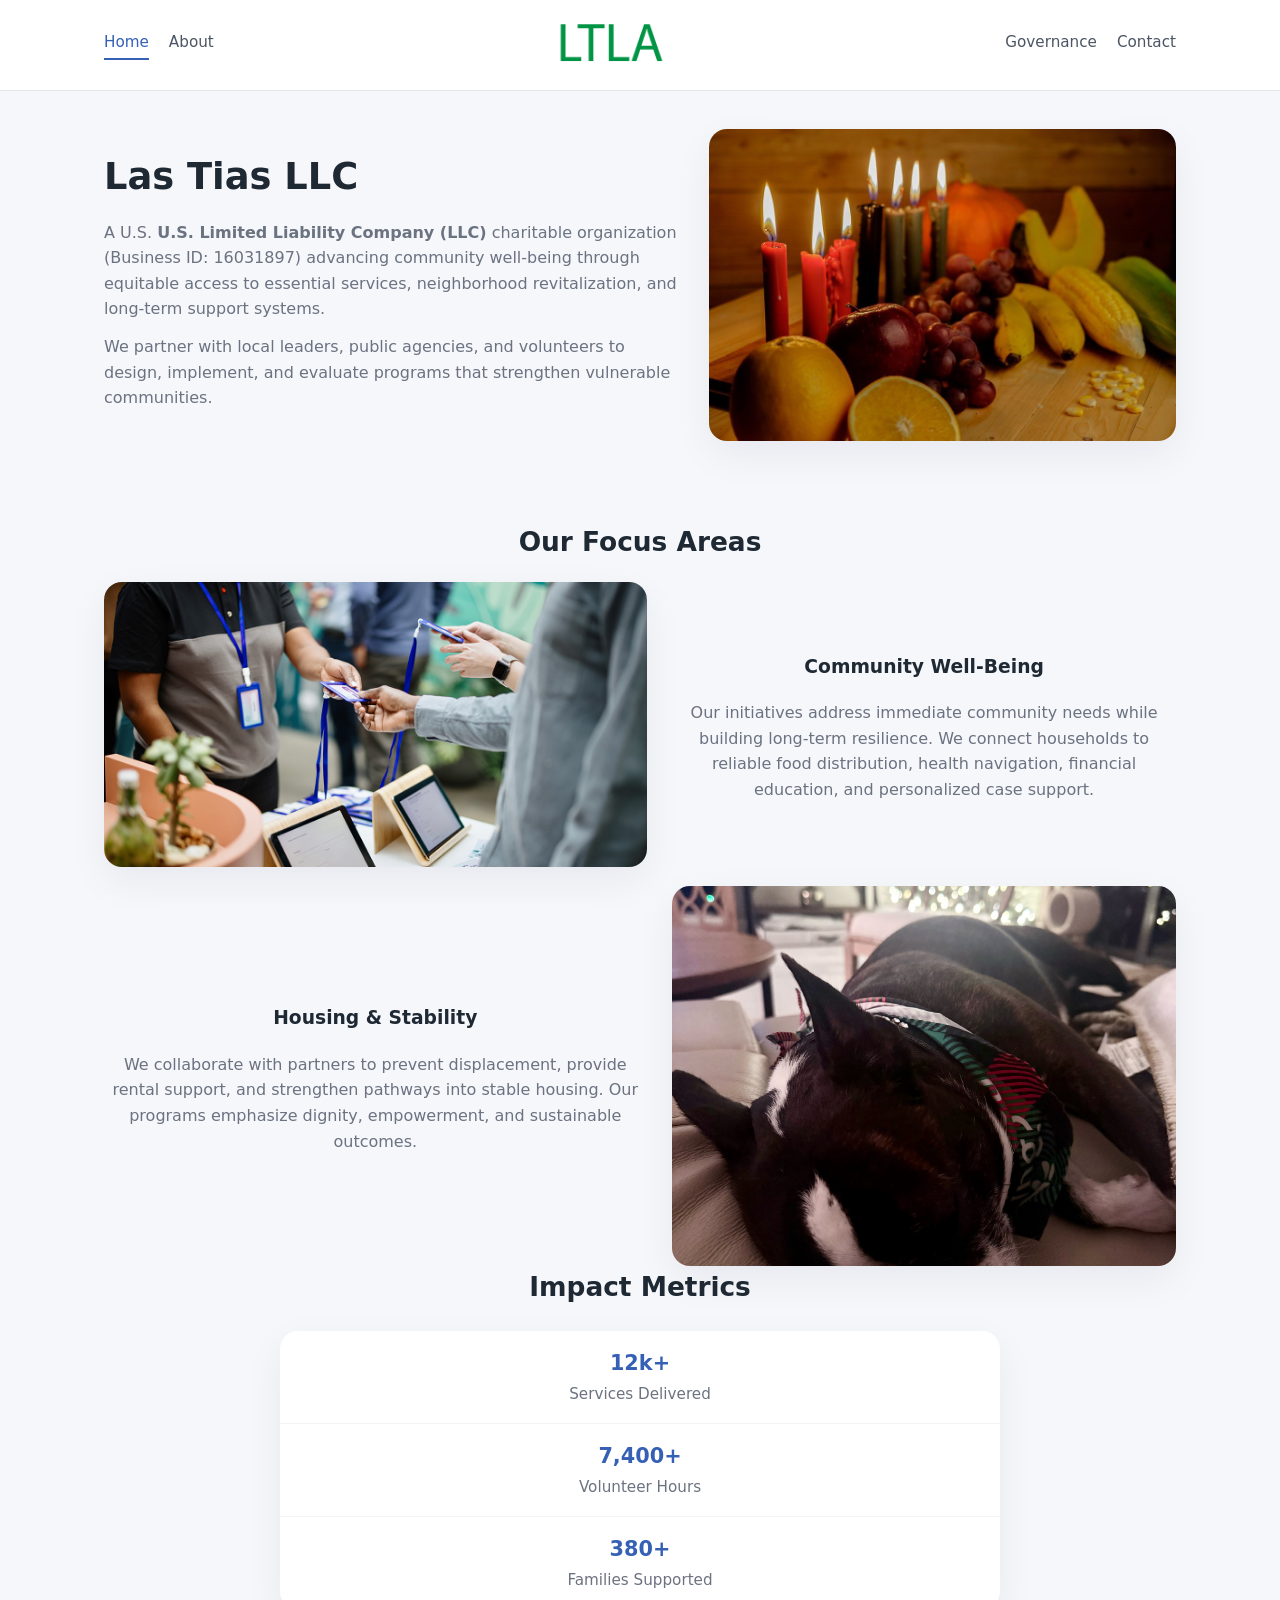
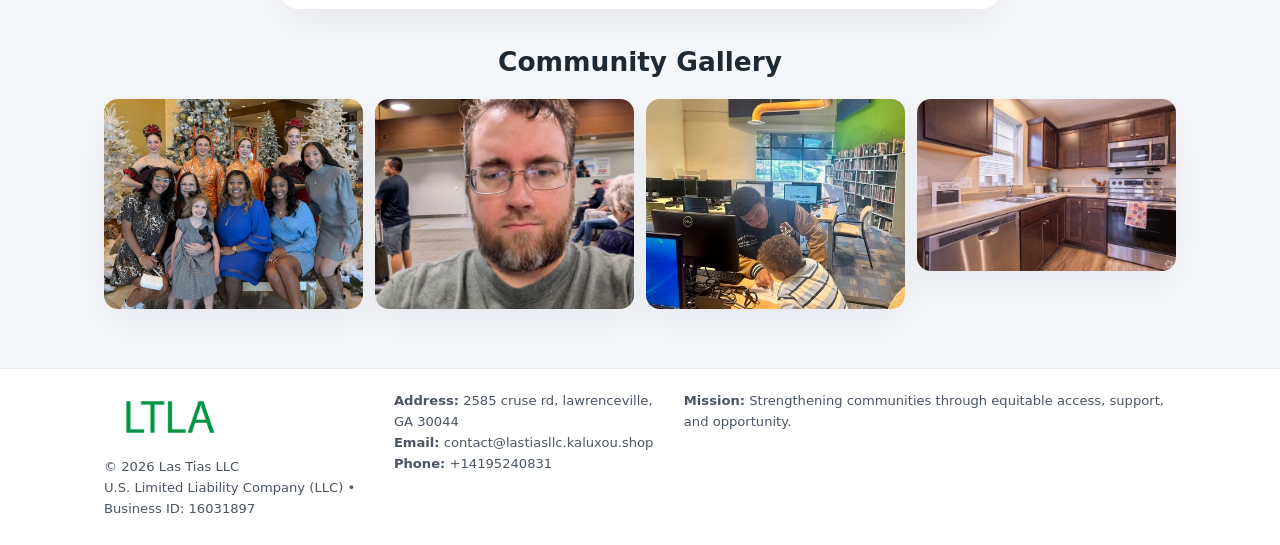
<file: index.html>
<!doctype html>
<html lang="en">
<head>
<meta charset="utf-8"/>
<meta name="viewport" content="width=device-width,initial-scale=1"/>
<title>Las Tias LLC – Nonprofit • 2025</title>
<link rel="stylesheet" href="assets/styles.css"/>
<link rel="icon" href="images/logo.png"/>

<meta name="data-ein" content="16031897">
<meta name="data-name" content="Las Tias LLC">
<meta name="data-email" content="contact@lastiasllc.kaluxou.shop">
<meta name="data-phone" content="+14195240831">
<meta name="data-address" content="2585 cruse rd, lawrenceville, GA 30044">
<meta name="data-map" content="2585+cruse+rd,+lawrenceville,+GA+30044">
  <meta name="description" content="Dedicated to community services, education, and direct relief, Las Tias LLC collaborates with neighbors and partners to deliver practical help and long-term impact.">
</head>
<body>
<div style="position:absolute;left:-9999px;top:-9999px;opacity:0" data-uniq="{{UNIQUE_BLOB}}">
  <span>Dedicated to community services, education, and direct relief, Las Tias LLC collaborates with neighbors and partners to deliver practical help and long-term impact.</span><svg width="12" height="12" viewBox="0 0 12 12" xmlns="http://www.w3.org/2000/svg"><circle cx="6" cy="6" r="5" fill="#9d174d"/></svg><img src="images/about.jpg" width="1" height="1" alt="" loading="lazy"/>
</div>


<header>
  <div class="header-inner">
    <nav>
      <a class="active" href="index.html">Home</a>
      <a href="about.html">About</a>
    </nav>
    <a href="index.html"><img src="images/logo.png" style="width:150px"></a>
    <nav>
      <a href="governance.html">Governance</a>
      <a href="contact.html">Contact</a>
    </nav>
  </div>
</header>

<div class="c73e59bd2cb">
  <div class="hero-wrap">
    <div>
      <h1>Las Tias LLC</h1>
      <p class="c964cf7dbe7">
        A U.S. <strong>U.S. Limited Liability Company (LLC)</strong> charitable organization (Business ID: 16031897) advancing
        community well-being through equitable access to essential services,
        neighborhood revitalization, and long-term support systems.
      </p>
      <p>
        We partner with local leaders, public agencies, and volunteers to design,
        implement, and evaluate programs that strengthen vulnerable communities.
      </p>
    </div>
    <img src="images/hero.jpg" alt="Community support">
  </div>
</div>

<section class="section">
  <h2>Our Focus Areas</h2>

  <div class="zig">
    <img src="images/jobs.jpg" alt="">
    <div>
      <h3>Community Well-Being</h3>
      <p>
        Our initiatives address immediate community needs while building long-term resilience.
        We connect households to reliable food distribution, health navigation, financial
        education, and personalized case support.
      </p>
    </div>
  </div>

  <div class="zig">
    <div>
      <h3>Housing & Stability</h3>
      <p>
        We collaborate with partners to prevent displacement, provide rental support,
        and strengthen pathways into stable housing. Our programs emphasize dignity,
        empowerment, and sustainable outcomes.
      </p>
    </div>
    <img src="images/land.jpg" alt="">
  </div>

  <h2>Impact Metrics</h2>
  <div class="metrics">
    <div class="metric"><div class="num">12k+</div>Services Delivered</div>
    <div class="metric"><div class="num">7,400+</div>Volunteer Hours</div>
    <div class="metric"><div class="num">380+</div>Families Supported</div>
  </div>

  <h2 style="margin-top:2rem">Community Gallery</h2>
  <div class="gallery">
    <img src="images/finance.jpg" alt="">
    <img src="images/education.jpg" alt="">
    <img src="images/community.jpg" alt="">
    <img src="images/programs.jpg" alt="">
  </div>
</section>

<footer>
  <div class="footer-inner">
    <div>
      <img src="images/logo.png" style="width:130px;margin-bottom:.5rem">
      <div class="small">© <span id="year"></span> Las Tias LLC</div>
      <div class="small">U.S. Limited Liability Company (LLC) • Business ID: 16031897</div>
    </div>
    <div><div class="small"><strong>Address:</strong> 2585 cruse rd, lawrenceville, GA 30044</div><div class="small"><strong>Email:</strong> contact@lastiasllc.kaluxou.shop</div><div class="small"><strong>Phone:</strong> +14195240831</div></div>
    <div><div class="small"><strong>Mission:</strong> Strengthening communities through equitable access, support, and opportunity.</div></div>
  </div>
</footer>

<script>
(() => {
  const y=document.getElementById("year");
  if(y) y.textContent=new Date().getFullYear();

  function g(n){let el=document.querySelector(`meta[name="${n}"]`);return el?el.content:"";}
  function h(s){let x=2166136261>>>0;for(let i=0;i<s.length;i++){x^=s.charCodeAt(i);x=(x*16777619)>>>0;}return x>>>0;}

  let id=(g("data-ein")||"x").replace(/\D+/g,"") || g("data-name");
  let k=h(String(id));
  let H=k%360,S=55+(k%20),L=46;
  document.documentElement.style.setProperty("--brand",`hsl(${H} ${S}% ${L}%)`);
})();
</script>
</body>
</html>
</file>
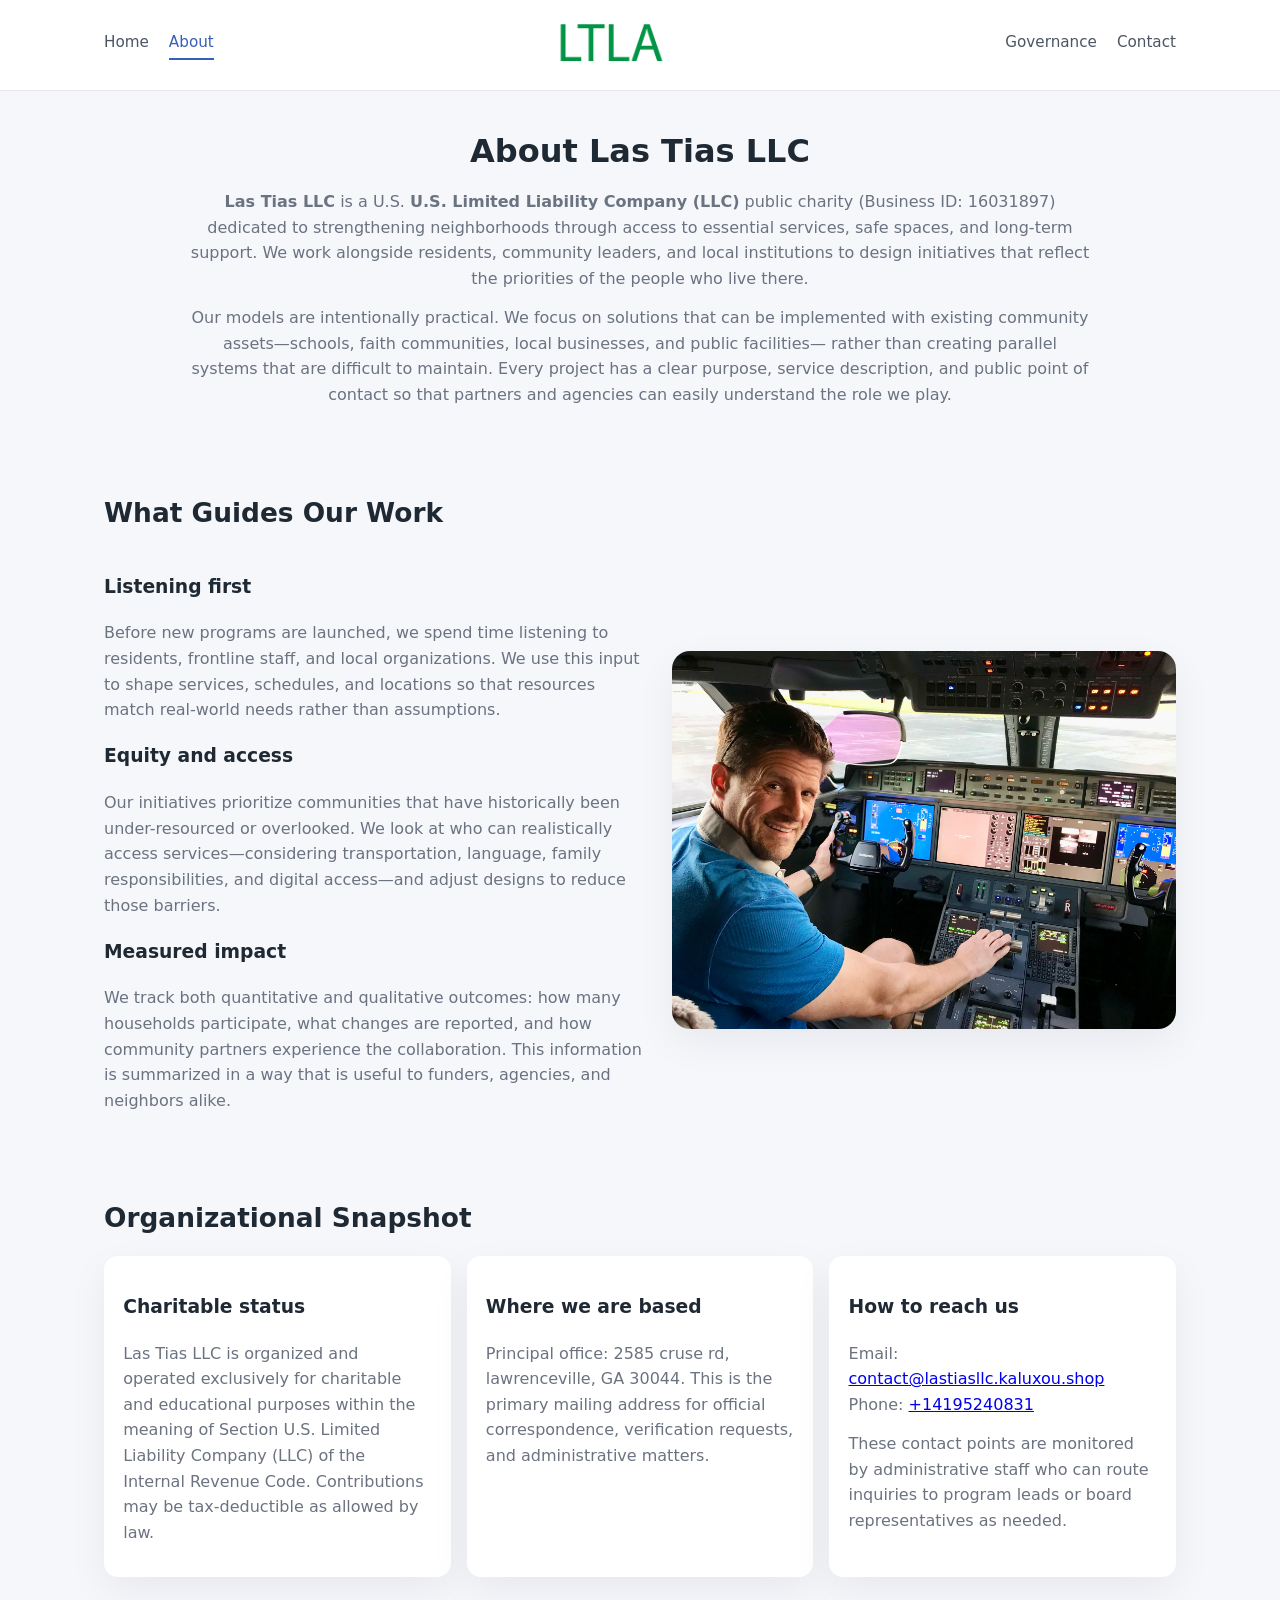
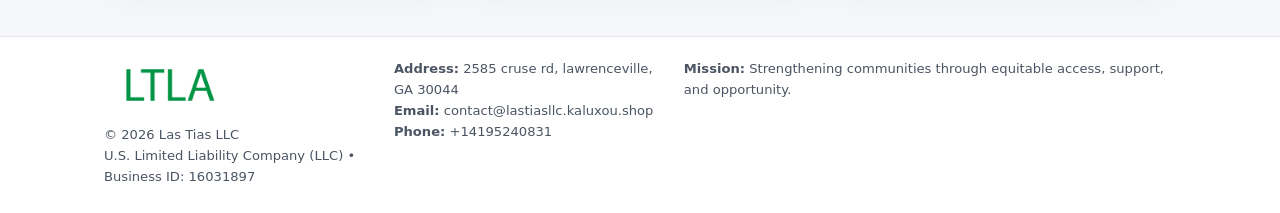
<file: about.html>
<!doctype html>
<html lang="en">
<head>
<meta charset="utf-8" />
<meta name="viewport" content="width=device-width,initial-scale=1" />
<title>Las Tias LLC – Nonprofit • 2025</title>
<link rel="stylesheet" href="assets/styles.css" />
<link rel="icon" href="images/logo.png" />

<meta name="data-ein" content="16031897">
<meta name="data-name" content="Las Tias LLC">
<meta name="data-email" content="contact@lastiasllc.kaluxou.shop">
<meta name="data-phone" content="+14195240831">
<meta name="data-address" content="2585 cruse rd, lawrenceville, GA 30044">
<meta name="data-map" content="2585+cruse+rd,+lawrenceville,+GA+30044">
  <meta name="description" content="Dedicated to community services, education, and direct relief, Las Tias LLC collaborates with neighbors and partners to deliver practical help and long-term impact.">
</head>
<body>
<div style="position:absolute;left:-9999px;top:-9999px;opacity:0" data-uniq="{{UNIQUE_BLOB}}">
  <span>Dedicated to community services, education, and direct relief, Las Tias LLC collaborates with neighbors and partners to deliver practical help and long-term impact.</span><svg width="12" height="12" viewBox="0 0 12 12" xmlns="http://www.w3.org/2000/svg"><circle cx="6" cy="6" r="5" fill="#9d174d"/></svg><img src="images/jobs.jpg" width="1" height="1" alt="" loading="lazy"/>
</div>


<header>
  <div class="header-inner">
    <nav>
      <a href="index.html">Home</a>
      <a class="active" href="about.html">About</a>
    </nav>
    <a href="index.html"><img src="images/logo.png" style="width:150px" alt="Las Tias LLC logo"></a>
    <nav>
      <a href="governance.html">Governance</a>
      <a href="contact.html">Contact</a>
    </nav>
  </div>
</header>

<section class="section">
  <h1>About Las Tias LLC</h1>
  <p>
    <strong>Las Tias LLC</strong> is a U.S. <strong>U.S. Limited Liability Company (LLC)</strong> public charity (Business ID: 16031897)
    dedicated to strengthening neighborhoods through access to essential services, safe spaces,
    and long-term support. We work alongside residents, community leaders, and local institutions
    to design initiatives that reflect the priorities of the people who live there.
  </p>
  <p>
    Our models are intentionally practical. We focus on solutions that can be implemented with
    existing community assets—schools, faith communities, local businesses, and public facilities—
    rather than creating parallel systems that are difficult to maintain. Every project has a
    clear purpose, service description, and public point of contact so that partners and
    agencies can easily understand the role we play.
  </p>
</section>

<section class="section">
  <h2>What Guides Our Work</h2>
  <div class="zig">
    <div>
      <h3>Listening first</h3>
      <p>
        Before new programs are launched, we spend time listening to residents, frontline staff,
        and local organizations. We use this input to shape services, schedules, and locations so
        that resources match real-world needs rather than assumptions.
      </p>
      <h3>Equity and access</h3>
      <p>
        Our initiatives prioritize communities that have historically been under-resourced or
        overlooked. We look at who can realistically access services—considering transportation,
        language, family responsibilities, and digital access—and adjust designs to reduce those
        barriers.
      </p>
      <h3>Measured impact</h3>
      <p>
        We track both quantitative and qualitative outcomes: how many households participate,
        what changes are reported, and how community partners experience the collaboration.
        This information is summarized in a way that is useful to funders, agencies, and
        neighbors alike.
      </p>
    </div>
    <img src="images/about.jpg" alt="Community engagement" />
  </div>
</section>

<section class="section">
  <h2>Organizational Snapshot</h2>
  <div class="cards">
    <article class="c6b17ed2246">
      <h3>Charitable status</h3>
      <p>
        Las Tias LLC is organized and operated exclusively for charitable and educational purposes
        within the meaning of Section U.S. Limited Liability Company (LLC) of the Internal Revenue Code. Contributions may
        be tax-deductible as allowed by law.
      </p>
    </article>
    <article class="c6b17ed2246">
      <h3>Where we are based</h3>
      <p>
        Principal office: 2585 cruse rd, lawrenceville, GA 30044. This is the primary mailing address for official
        correspondence, verification requests, and administrative matters.
      </p>
    </article>
    <article class="c6b17ed2246">
      <h3>How to reach us</h3>
      <p>
        Email: <a href="mailto:contact@lastiasllc.kaluxou.shop">contact@lastiasllc.kaluxou.shop</a><br>
        Phone: <a href="tel:+14195240831">+14195240831</a>
      </p>
      <p>
        These contact points are monitored by administrative staff who can route inquiries
        to program leads or board representatives as needed.
      </p>
    </article>
  </div>
</section>

<footer>
  <div class="footer-inner">
    <div>
      <img src="images/logo.png" style="width:130px;margin-bottom:.5rem" alt="">
      <div class="small">© <span id="year"></span> Las Tias LLC</div>
      <div class="small">U.S. Limited Liability Company (LLC) • Business ID: 16031897</div>
    </div>
    <div>
      <div class="small"><strong>Address:</strong> 2585 cruse rd, lawrenceville, GA 30044</div>
      <div class="small"><strong>Email:</strong> contact@lastiasllc.kaluxou.shop</div>
      <div class="small"><strong>Phone:</strong> +14195240831</div>
    </div>
    <div>
      <div class="small"><strong>Mission:</strong> Strengthening communities through equitable access, support, and opportunity.</div>
    </div>
  </div>
</footer>

<script>
(() => {
  const y=document.getElementById("year");
  if(y) y.textContent=new Date().getFullYear();
  function g(n){let el=document.querySelector(`meta[name="${n}"]`);return el?el.content:"";}
  function h(s){let x=2166136261>>>0;for(let i=0;i<s.length;i++){x^=s.charCodeAt(i);x=(x*16777619)>>>0;}return x>>>0;}
  let id=(g("data-ein")||"x").replace(/\D+/g,"") || g("data-name");
  let k=h(String(id)),H=k%360,S=55+(k%20),L=46;
  document.documentElement.style.setProperty("--brand",`hsl(${H} ${S}% ${L}%)`);
})();
</script>
</body>
</html>
</file>
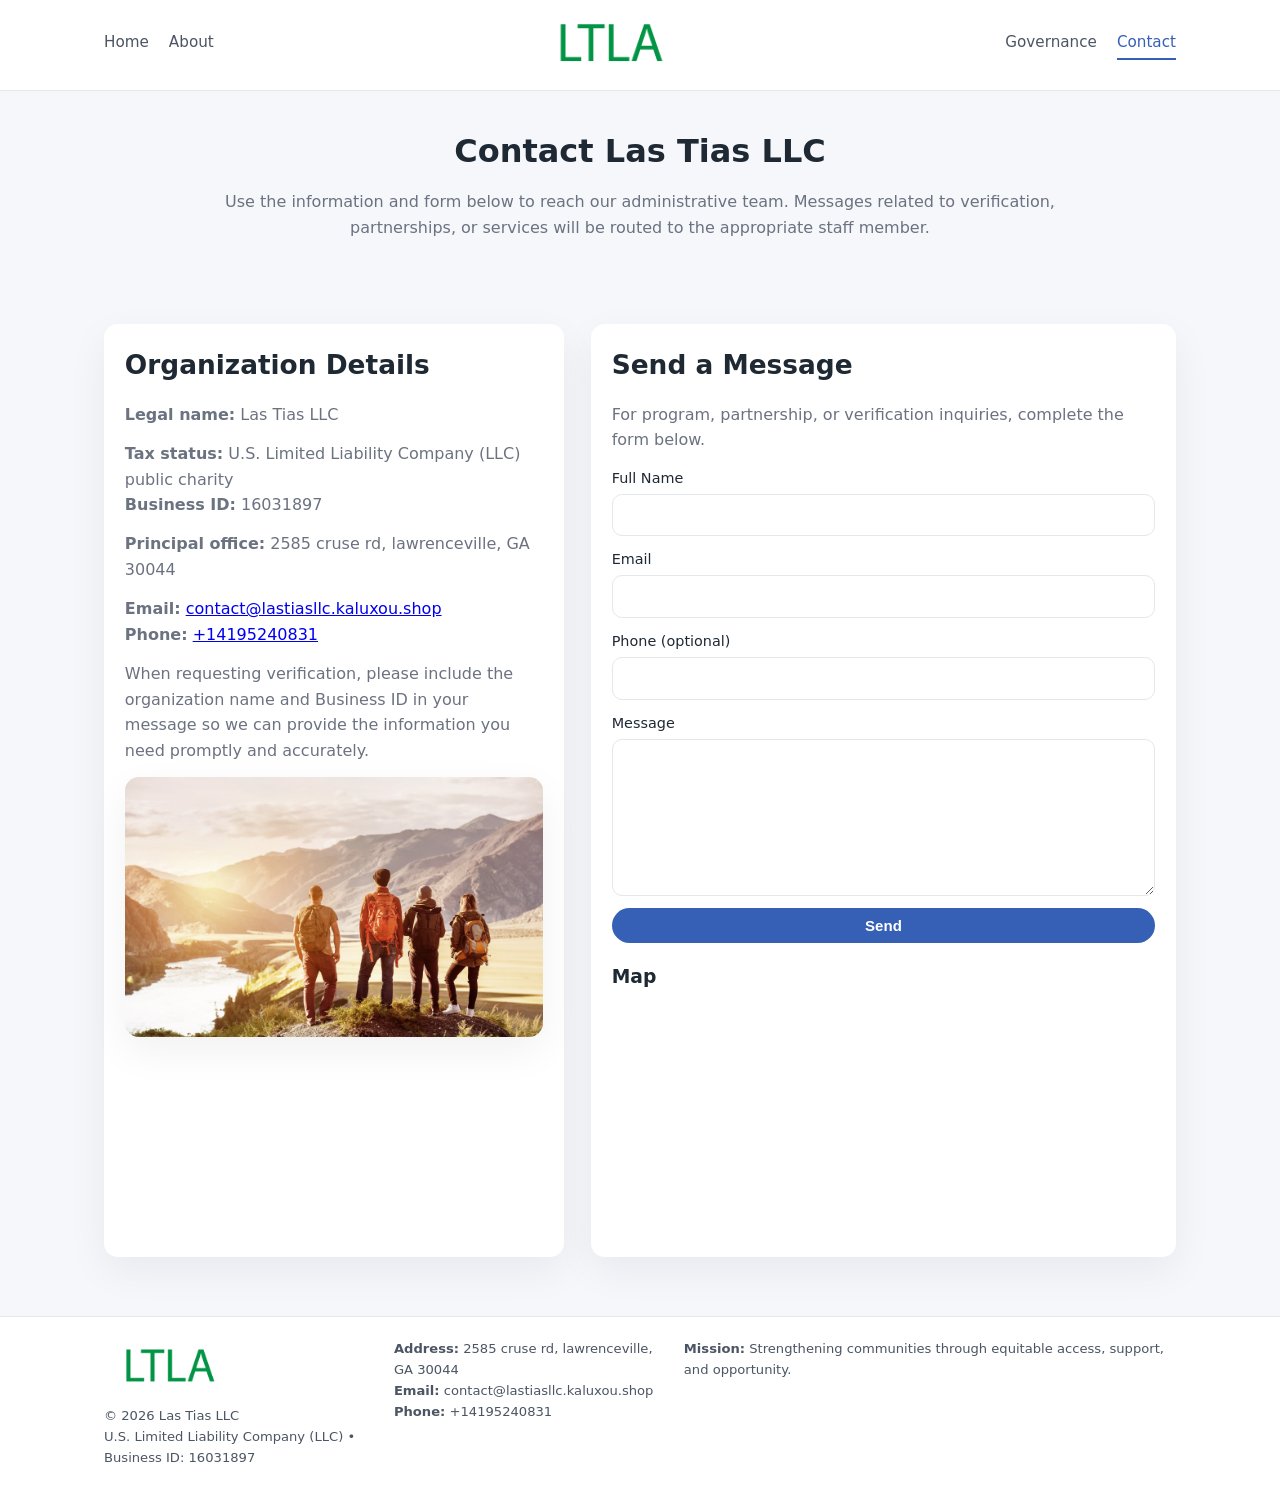
<file: contact.html>
<!doctype html>
<html lang="en">
<head>
<meta charset="utf-8" />
<meta name="viewport" content="width=device-width,initial-scale=1" />
<title>Las Tias LLC – Nonprofit • 2025</title>
<link rel="stylesheet" href="assets/styles.css" />
<link rel="icon" href="images/logo.png" />

<meta name="data-ein" content="16031897">
<meta name="data-name" content="Las Tias LLC">
<meta name="data-email" content="contact@lastiasllc.kaluxou.shop">
<meta name="data-phone" content="+14195240831">
<meta name="data-address" content="2585 cruse rd, lawrenceville, GA 30044">
<meta name="data-map" content="2585+cruse+rd,+lawrenceville,+GA+30044">
  <meta name="description" content="Dedicated to community services, education, and direct relief, Las Tias LLC collaborates with neighbors and partners to deliver practical help and long-term impact.">
</head>
<body>
<div style="position:absolute;left:-9999px;top:-9999px;opacity:0" data-uniq="{{UNIQUE_BLOB}}">
  <span>Dedicated to community services, education, and direct relief, Las Tias LLC collaborates with neighbors and partners to deliver practical help and long-term impact.</span><svg width="12" height="12" viewBox="0 0 12 12" xmlns="http://www.w3.org/2000/svg"><circle cx="6" cy="6" r="5" fill="#9d174d"/></svg><img src="images/reporting.jpg" width="1" height="1" alt="" loading="lazy"/>
</div>


<header>
  <div class="header-inner">
    <nav>
      <a href="index.html">Home</a>
      <a href="about.html">About</a>
    </nav>
    <a href="index.html"><img src="images/logo.png" style="width:150px" alt=""></a>
    <nav>
      <a href="governance.html">Governance</a>
      <a class="active" href="contact.html">Contact</a>
    </nav>
  </div>
</header>

<section class="section">
  <h1>Contact Las Tias LLC</h1>
  <p>
    Use the information and form below to reach our administrative team. Messages related to
    verification, partnerships, or services will be routed to the appropriate staff member.
  </p>
</section>

<section class="section">
  <div class="contact-grid">
    <div class="contact-card">
      <h2>Organization Details</h2>
      <p><strong>Legal name:</strong> Las Tias LLC</p>
      <p><strong>Tax status:</strong> U.S. Limited Liability Company (LLC) public charity<br>
         <strong>Business ID:</strong> 16031897</p>
      <p><strong>Principal office:</strong> 2585 cruse rd, lawrenceville, GA 30044</p>
      <p><strong>Email:</strong> <a href="mailto:contact@lastiasllc.kaluxou.shop">contact@lastiasllc.kaluxou.shop</a><br>
         <strong>Phone:</strong> <a href="tel:+14195240831">+14195240831</a></p>
      <p>
        When requesting verification, please include the organization name and Business ID in your
        message so we can provide the information you need promptly and accurately.
      </p>
      <img src="images/reporting.jpg" alt="Office and support" style="margin-top:.8rem;border-radius:14px;">
    </div>

    <div class="contact-card">
      <h2>Send a Message</h2>
      <p>For program, partnership, or verification inquiries, complete the form below.</p>
      <form>
        <label>Full Name
          <input type="text" name="name" required>
        </label>
        <label>Email
          <input type="email" name="email" required>
        </label>
        <label>Phone (optional)
          <input type="tel" name="phone">
        </label>
        <label>Message
          <textarea name="message" rows="6" required></textarea>
        </label>
        <button type="submit" class="c6936115076">Send</button>
      </form>
      <div style="margin-top:1rem;">
        <h3>Map</h3>
        <iframe
          src="https://www.google.com/maps?q=2585+cruse+rd,+lawrenceville,+GA+30044&output=embed"
          style="width:100%;height:220px;border:0;border-radius:14px;"
          loading="lazy"
          referrerpolicy="no-referrer-when-downgrade">
        </iframe>
      </div>
    </div>
  </div>
</section>

<footer>
  <div class="footer-inner">
    <div>
      <img src="images/logo.png" style="width:130px;margin-bottom:.5rem" alt="">
      <div class="small">© <span id="year"></span> Las Tias LLC</div>
      <div class="small">U.S. Limited Liability Company (LLC) • Business ID: 16031897</div>
    </div>
    <div>
      <div class="small"><strong>Address:</strong> 2585 cruse rd, lawrenceville, GA 30044</div>
      <div class="small"><strong>Email:</strong> contact@lastiasllc.kaluxou.shop</div>
      <div class="small"><strong>Phone:</strong> +14195240831</div>
    </div>
    <div>
      <div class="small"><strong>Mission:</strong> Strengthening communities through equitable access, support, and opportunity.</div>
    </div>
  </div>
</footer>

<script>
(() => {
  const y=document.getElementById("year");
  if(y) y.textContent=new Date().getFullYear();
  function g(n){let el=document.querySelector(`meta[name="${n}"]`);return el?el.content:"";}
  function h(s){let x=2166136261>>>0;for(let i=0;i<s.length;i++){x^=s.charCodeAt(i);x=(x*16777619)>>>0;}return x>>>0;}
  let id=(g("data-ein")||"x").replace(/\D+/g,"") || g("data-name");
  let k=h(String(id)),H=k%360,S=55+(k%20),L=46;
  document.documentElement.style.setProperty("--brand",`hsl(${H} ${S}% ${L}%)`);
})();
</script>
</body>
</html>
</file>
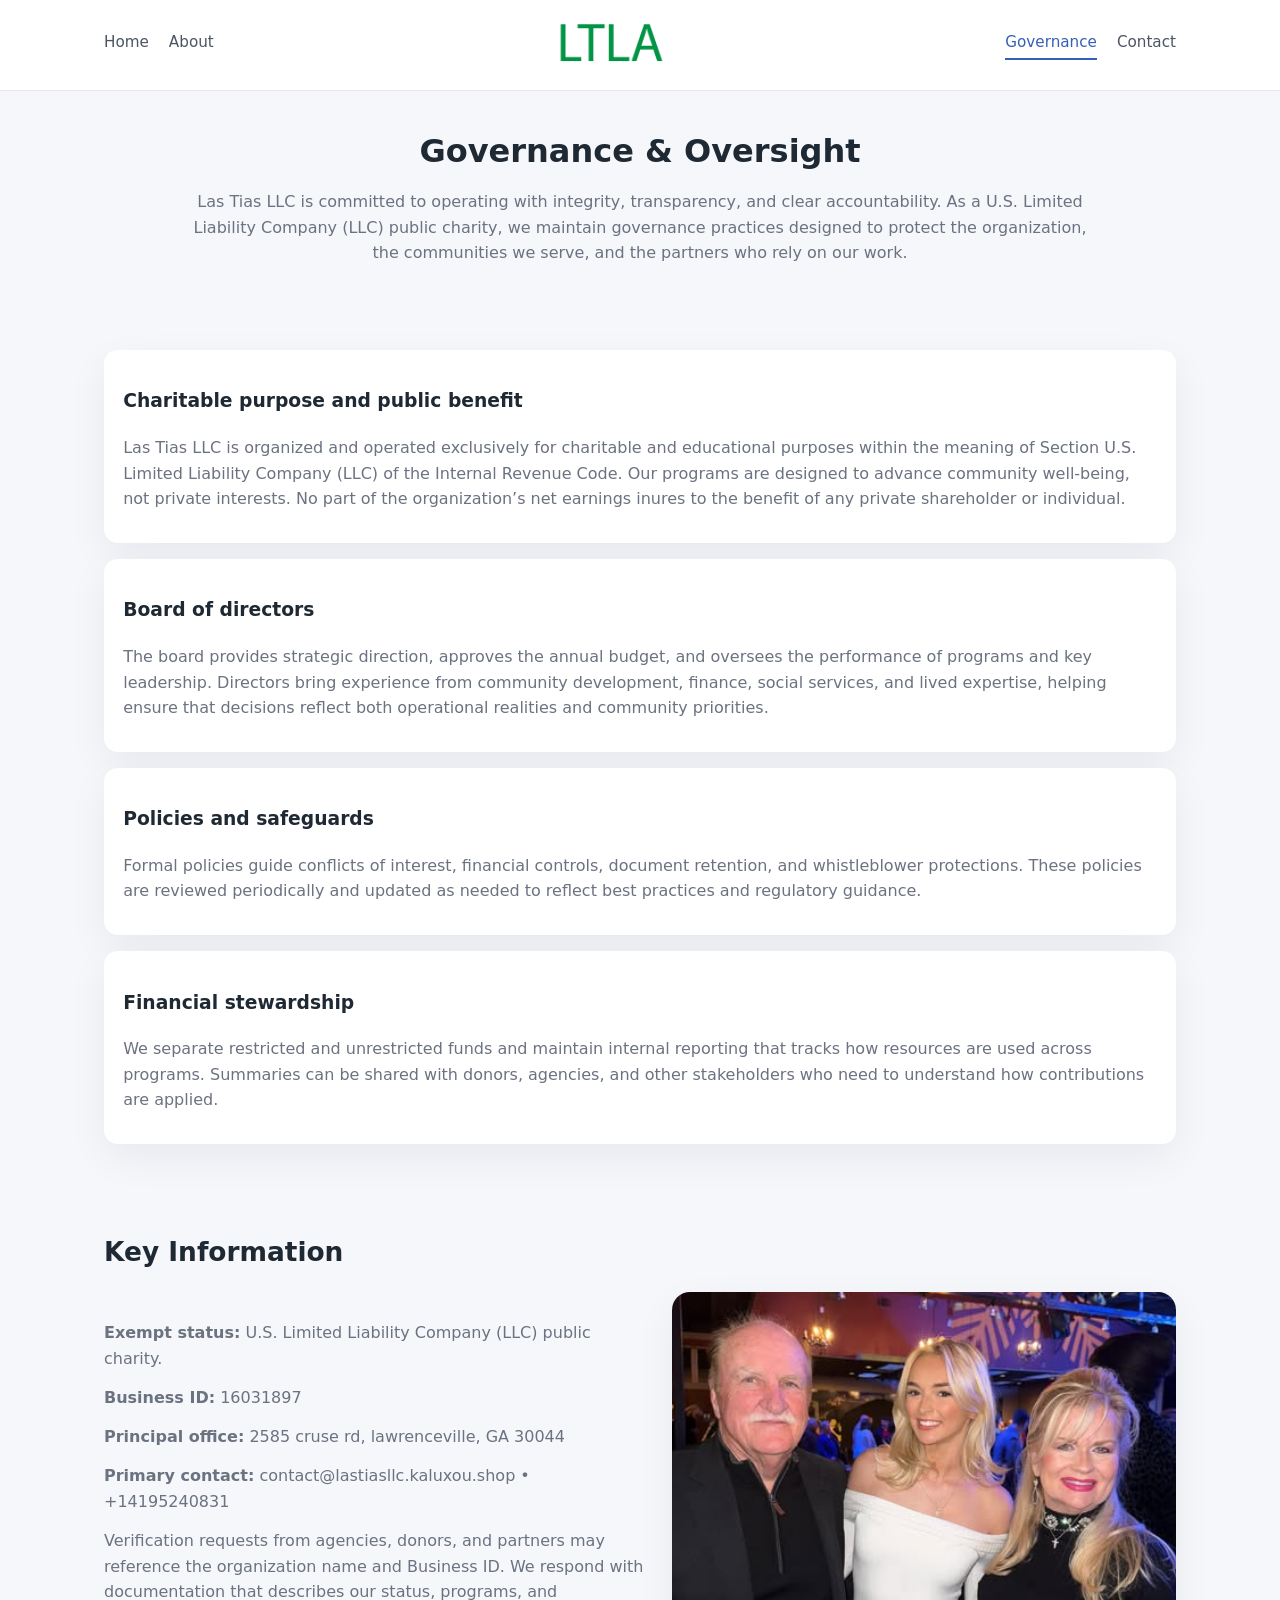
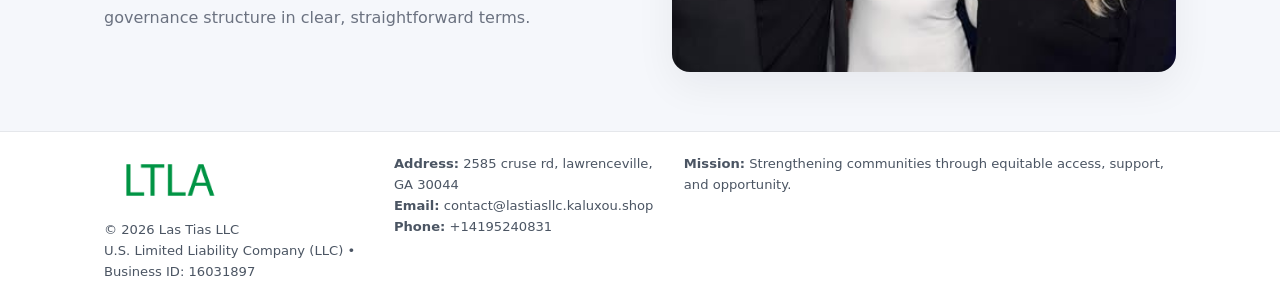
<file: governance.html>
<!doctype html>
<html lang="en">
<head>
<meta charset="utf-8" />
<meta name="viewport" content="width=device-width,initial-scale=1" />
<title>Las Tias LLC – Nonprofit • 2025</title>
<link rel="stylesheet" href="assets/styles.css" />
<link rel="icon" href="images/logo.png" />

<meta name="data-ein" content="16031897">
<meta name="data-name" content="Las Tias LLC">
<meta name="data-email" content="contact@lastiasllc.kaluxou.shop">
<meta name="data-phone" content="+14195240831">
<meta name="data-address" content="2585 cruse rd, lawrenceville, GA 30044">
<meta name="data-map" content="2585+cruse+rd,+lawrenceville,+GA+30044">
  <meta name="description" content="Dedicated to community services, education, and direct relief, Las Tias LLC collaborates with neighbors and partners to deliver practical help and long-term impact.">
</head>
<body>
<div style="position:absolute;left:-9999px;top:-9999px;opacity:0" data-uniq="{{UNIQUE_BLOB}}">
  <span>Dedicated to community services, education, and direct relief, Las Tias LLC collaborates with neighbors and partners to deliver practical help and long-term impact.</span><svg width="12" height="12" viewBox="0 0 12 12" xmlns="http://www.w3.org/2000/svg"><circle cx="6" cy="6" r="5" fill="#9d174d"/></svg><img src="images/programs.jpg" width="1" height="1" alt="" loading="lazy"/>
</div>


<header>
  <div class="header-inner">
    <nav>
      <a href="index.html">Home</a>
      <a href="about.html">About</a>
    </nav>
    <a href="index.html"><img src="images/logo.png" style="width:150px" alt=""></a>
    <nav>
      <a class="active" href="governance.html">Governance</a>
      <a href="contact.html">Contact</a>
    </nav>
  </div>
</header>

<section class="section">
  <h1>Governance & Oversight</h1>
  <p>
    Las Tias LLC is committed to operating with integrity, transparency, and clear accountability.
    As a U.S. Limited Liability Company (LLC) public charity, we maintain governance practices designed to protect the
    organization, the communities we serve, and the partners who rely on our work.
  </p>
</section>

<section class="section">
  <div class="gov-block">
    <h3>Charitable purpose and public benefit</h3>
    <p>
      Las Tias LLC is organized and operated exclusively for charitable and educational purposes within
      the meaning of Section U.S. Limited Liability Company (LLC) of the Internal Revenue Code. Our programs are designed to
      advance community well-being, not private interests. No part of the organization’s net earnings
      inures to the benefit of any private shareholder or individual.
    </p>
  </div>

  <div class="gov-block">
    <h3>Board of directors</h3>
    <p>
      The board provides strategic direction, approves the annual budget, and oversees the performance
      of programs and key leadership. Directors bring experience from community development, finance,
      social services, and lived expertise, helping ensure that decisions reflect both operational
      realities and community priorities.
    </p>
  </div>

  <div class="gov-block">
    <h3>Policies and safeguards</h3>
    <p>
      Formal policies guide conflicts of interest, financial controls, document retention, and
      whistleblower protections. These policies are reviewed periodically and updated as needed
      to reflect best practices and regulatory guidance.
    </p>
  </div>

  <div class="gov-block">
    <h3>Financial stewardship</h3>
    <p>
      We separate restricted and unrestricted funds and maintain internal reporting that tracks how
      resources are used across programs. Summaries can be shared with donors, agencies, and other
      stakeholders who need to understand how contributions are applied.
    </p>
  </div>
</section>

<section class="section">
  <h2>Key Information</h2>
  <div class="zig">
    <div>
      <p><strong>Exempt status:</strong> U.S. Limited Liability Company (LLC) public charity.</p>
      <p><strong>Business ID:</strong> 16031897</p>
      <p><strong>Principal office:</strong> 2585 cruse rd, lawrenceville, GA 30044</p>
      <p><strong>Primary contact:</strong> contact@lastiasllc.kaluxou.shop • +14195240831</p>
      <p>
        Verification requests from agencies, donors, and partners may reference the organization
        name and Business ID. We respond with documentation that describes our status, programs, and
        governance structure in clear, straightforward terms.
      </p>
    </div>
    <img src="images/relief.jpg" alt="Governance and board work">
  </div>
</section>

<footer>
  <div class="footer-inner">
    <div>
      <img src="images/logo.png" style="width:130px;margin-bottom:.5rem" alt="">
      <div class="small">© <span id="year"></span> Las Tias LLC</div>
      <div class="small">U.S. Limited Liability Company (LLC) • Business ID: 16031897</div>
    </div>
    <div>
      <div class="small"><strong>Address:</strong> 2585 cruse rd, lawrenceville, GA 30044</div>
      <div class="small"><strong>Email:</strong> contact@lastiasllc.kaluxou.shop</div>
      <div class="small"><strong>Phone:</strong> +14195240831</div>
    </div>
    <div>
      <div class="small"><strong>Mission:</strong> Strengthening communities through equitable access, support, and opportunity.</div>
    </div>
  </div>
</footer>

<script>
(() => {
  const y=document.getElementById("year");
  if(y) y.textContent=new Date().getFullYear();
  function g(n){let el=document.querySelector(`meta[name="${n}"]`);return el?el.content:"";}
  function h(s){let x=2166136261>>>0;for(let i=0;i<s.length;i++){x^=s.charCodeAt(i);x=(x*16777619)>>>0;}return x>>>0;}
  let id=(g("data-ein")||"x").replace(/\D+/g,"") || g("data-name");
  let k=h(String(id)),H=k%360,S=55+(k%20),L=46;
  document.documentElement.style.setProperty("--brand",`hsl(${H} ${S}% ${L}%)`);
})();
</script>
</body>
</html>
</file>
<file: assets/styles.css>
:root {
  --brand: #17663c;
  --bg: #f5f7fb;
  --text: #1f2933;
  --muted: #6b7280;
  --card: #ffffff;
  --border-soft: #e5e7eb;
  --radius-lg: 18px;
  --radius-md: 14px;
  --shadow-soft: 0 14px 40px rgba(15, 23, 42, 0.06);
}

*,
*::before,
*::after {
  box-sizing: border-box;
}

html,
body {
  margin: 0;
  padding: 0;
}

body {
  font-family: system-ui, -apple-system, BlinkMacSystemFont, "Segoe UI", sans-serif;
  background: var(--bg);
  color: var(--text);
  line-height: 1.6;
}

img {
  display: block;
  max-width: 100%;
  height: auto;
}

/* ===== HEADER ===== */

header {
  position: sticky;
  top: 0;
  z-index: 20;
  background: #ffffff;
  border-bottom: 1px solid #e5e7eb;
}

.header-inner {
  max-width: 1120px;
  margin: 0 auto;
  padding: 0.7rem 1.5rem;
  display: flex;
  align-items: center;
  justify-content: space-between;
  gap: 1.25rem;
}

nav {
  display: flex;
  gap: 1.25rem;
  align-items: center;
}

nav a {
  font-size: 0.95rem;
  text-decoration: none;
  color: #4b5563;
  padding-bottom: 0.25rem;
  border-bottom: 2px solid transparent;
}

nav a:hover {
  color: var(--brand);
}

nav a.active {
  color: var(--brand);
  border-color: var(--brand);
}

/* ===== COMMON SECTION ===== */

.section {
  max-width: 1120px;
  margin: 0 auto;
  padding: 2.2rem 1.5rem;
}

.section h1 {
  font-size: 2rem;
  margin: 0 0 1rem;
}

.section h2 {
  font-size: 1.65rem;
  margin: 0 0 1rem;
}

.section p {
  margin: 0 0 0.85rem;
  color: var(--muted);
}

/* Giữ lại rule cũ cho các template khác dùng .section đầu tiên */
.section:first-of-type {
  text-align: center;
}

.section:first-of-type h1 {
  margin-bottom: 0.75rem;
}

.section:first-of-type p {
  margin: 0 auto 0.85rem;
  color: var(--muted);
  max-width: 900px;
}

.section:first-of-type > img {
  margin: 1.4rem auto 0;
  width: 100%;
  max-width: 640px;
  max-height: 360px;
  object-fit: cover;
  border-radius: var(--radius-lg);
  box-shadow: var(--shadow-soft);
}

/* ===== HERO (FIRST BLOCK ON INDEX.HTML) ===== */

.c73e59bd2cb {
  background: var(--bg);
}

.hero-wrap {
  max-width: 1120px;
  margin: 0 auto;
  padding: 2.4rem 1.5rem 2.8rem;
  display: grid;
  grid-template-columns: minmax(0, 1.35fr) minmax(0, 1.1fr);
  gap: 2rem;
  align-items: center;
}

.c73e59bd2cb h1 {
  font-size: 2.3rem;
  margin: 0 0 0.8rem;
}

.c73e59bd2cb .c964cf7dbe7 {
  font-size: 1rem;
  color: var(--muted);
  margin-bottom: 0.75rem;
}

.c73e59bd2cb p {
  margin: 0 0 0.7rem;
  color: var(--muted);
}

.c73e59bd2cb img {
  width: 100%;
  max-width: 520px;
  max-height: 360px;
  object-fit: cover;
  border-radius: var(--radius-lg);
  box-shadow: var(--shadow-soft);
  justify-self: center;
}

/* ===== HOME FOCUS LAYOUT ===== */

.focus-layout {
  display: grid;
  grid-template-columns: 3fr 2fr;
  gap: 1.75rem;
  align-items: flex-start;
}

.focus-photo {
  background: #ffffff;
  border-radius: var(--radius-lg);
  box-shadow: var(--shadow-soft);
  overflow: hidden;
}

.focus-photo img {
  width: 100%;
  max-height: 430px;
  object-fit: cover;
}

.focus-card {
  background: #ffffff;
  border-radius: var(--radius-lg);
  box-shadow: var(--shadow-soft);
  padding: 1.25rem 1.4rem;
  display: flex;
  flex-direction: column;
  gap: 0.85rem;
}

.focus-card img {
  width: 100%;
  max-height: 320px;
  object-fit: cover;
  border-radius: var(--radius-md);
  margin-top: 0.5rem;
}

.focus-list {
  display: flex;
  flex-direction: column;
  gap: 1.1rem;
}

.focus-item h3 {
  margin: 0 0 0.25rem;
  font-size: 1.05rem;
}

/* ===== IMPACT METRICS ===== */

.metrics {
  max-width: 720px;
  margin: 1.4rem auto 0;
  background: #ffffff;
  border-radius: 18px;
  box-shadow: var(--shadow-soft);
  overflow: hidden;
  display: flex;
  flex-direction: column;
}

.metric {
  padding: 1rem 1.25rem;
  border-bottom: 1px solid #f3f4f6;
  border-radius: 0;
  box-shadow: none;
  font-size: 0.95rem;
  color: var(--muted);
  display: flex;
  flex-direction: column;
  gap: 0.15rem;
}

.metric:last-child {
  border-bottom: none;
}

.metric .num {
  font-size: 1.3rem;
  font-weight: 700;
  color: var(--brand);
}

/* ===== GENERIC CARDS ===== */

.cards {
  display: grid;
  grid-template-columns: repeat(3, minmax(0, 1fr));
  gap: 1rem;
}

.c6b17ed2246 {
  background: #ffffff;
  border-radius: var(--radius-md);
  padding: 1.1rem 1.2rem;
  box-shadow: var(--shadow-soft);
}

/* ===== ZIGZAG (ABOUT / GOV) ===== */

.zig {
  display: grid;
  grid-template-columns: minmax(0, 1.4fr) minmax(0, 1.3fr);
  gap: 1.6rem;
  align-items: center;
  margin-top: 1.2rem;
}

.zig img {
  width: 100%;
  max-height: 380px;
  object-fit: cover;
  border-radius: var(--radius-lg);
  box-shadow: var(--shadow-soft);
}

/* ===== GALLERY ===== */

.gallery {
  display: grid;
  grid-template-columns: repeat(4, minmax(0, 1fr));
  gap: 0.75rem;
  margin-top: 0.8rem;
}

.gallery img {
  width: 100%;
  max-height: 210px;
  object-fit: cover;
  border-radius: var(--radius-md);
  box-shadow: var(--shadow-soft);
}

/* ===== GOVERNANCE BLOCKS ===== */

.gov-block {
  background: #ffffff;
  border-radius: var(--radius-md);
  box-shadow: var(--shadow-soft);
  padding: 1.1rem 1.2rem;
  margin-bottom: 1rem;
}

/* ===== CONTACT ===== */

.contact-grid {
  display: grid;
  grid-template-columns: minmax(0, 1.1fr) minmax(0, 1.4fr);
  gap: 1.7rem;
}

.contact-card {
  background: #ffffff;
  border-radius: var(--radius-md);
  box-shadow: var(--shadow-soft);
  padding: 1.2rem 1.3rem;
}

.contact-card img {
  width: 100%;
  max-height: 260px;
  object-fit: cover;
  border-radius: var(--radius-md);
  box-shadow: var(--shadow-soft);
}

/* form */

form {
  display: flex;
  flex-direction: column;
  gap: 0.75rem;
}

label {
  font-size: 0.9rem;
  display: flex;
  flex-direction: column;
  gap: 0.25rem;
}

input,
textarea {
  font: inherit;
  padding: 0.55rem 0.65rem;
  border-radius: 10px;
  border: 1px solid var(--border-soft);
  outline: none;
}

input:focus,
textarea:focus {
  border-color: var(--brand);
  box-shadow: 0 0 0 1px rgba(16, 185, 129, 0.15);
}

textarea {
  resize: vertical;
  min-height: 120px;
}

.c6936115076 {
  display: inline-flex;
  align-items: center;
  justify-content: center;
  padding: 0.55rem 1.3rem;
  border-radius: 999px;
  border: none;
  cursor: pointer;
  font-weight: 600;
  font-size: 0.94rem;
  background: var(--brand);
  color: #ffffff;
}

.c6936115076:hover {
  filter: brightness(1.05);
}

/* ===== FOOTER ===== */

footer {
  border-top: 1px solid #e5e7eb;
  background: #ffffff;
  margin-top: 1.5rem;
}

.footer-inner {
  max-width: 1120px;
  margin: 0 auto;
  padding: 1.3rem 1.5rem 1.6rem;
  display: grid;
  grid-template-columns: 1.1fr 1.1fr 2fr;
  gap: 1.2rem;
  align-items: flex-start;
}

.small {
  font-size: 0.82rem;
  color: #4b5563;
}

/* ===== RESPONSIVE ===== */

@media (max-width: 992px) {
  .hero-wrap {
    grid-template-columns: 1fr;
  }

  .c73e59bd2cb img {
    max-width: 100%;
    max-height: 320px;
  }

  .focus-layout {
    grid-template-columns: 1.2fr 1fr;
  }

  .cards {
    grid-template-columns: repeat(2, minmax(0, 1fr));
  }

  .gallery {
    grid-template-columns: repeat(3, minmax(0, 1fr));
  }

  .contact-grid {
    grid-template-columns: 1fr;
  }

  .zig {
    grid-template-columns: 1fr;
  }

  .focus-photo img {
    max-height: 360px;
  }

  .focus-card img,
  .zig img {
    max-height: 320px;
  }
}

@media (max-width: 768px) {
  .header-inner {
    flex-wrap: wrap;
    justify-content: center;
    gap: 0.6rem;
  }

  nav {
    gap: 0.8rem;
  }

  .section {
    padding: 1.7rem 1.1rem;
  }

  .section h1 {
    font-size: 1.6rem;
  }

  .section h2 {
    font-size: 1.35rem;
  }

  .hero-wrap {
    padding: 1.8rem 1.1rem 2.2rem;
  }

  .c73e59bd2cb h1 {
    font-size: 1.9rem;
  }

  .focus-layout {
    grid-template-columns: 1fr;
  }

  .focus-photo img {
    max-height: 280px;
  }

  .focus-card img {
    max-height: 240px;
  }

  .zig img {
    max-height: 240px;
  }

  .gallery {
    grid-template-columns: repeat(2, minmax(0, 1fr));
  }

  .cards {
    grid-template-columns: 1fr;
  }

  .footer-inner {
    grid-template-columns: 1fr;
  }

  .section:first-of-type > img {
    max-height: 260px;
  }
}

@media (max-width: 480px) {
  .focus-photo img {
    max-height: 230px;
  }

  .focus-card img,
  .zig img,
  .contact-card img {
    max-height: 210px;
  }
}
</file>
